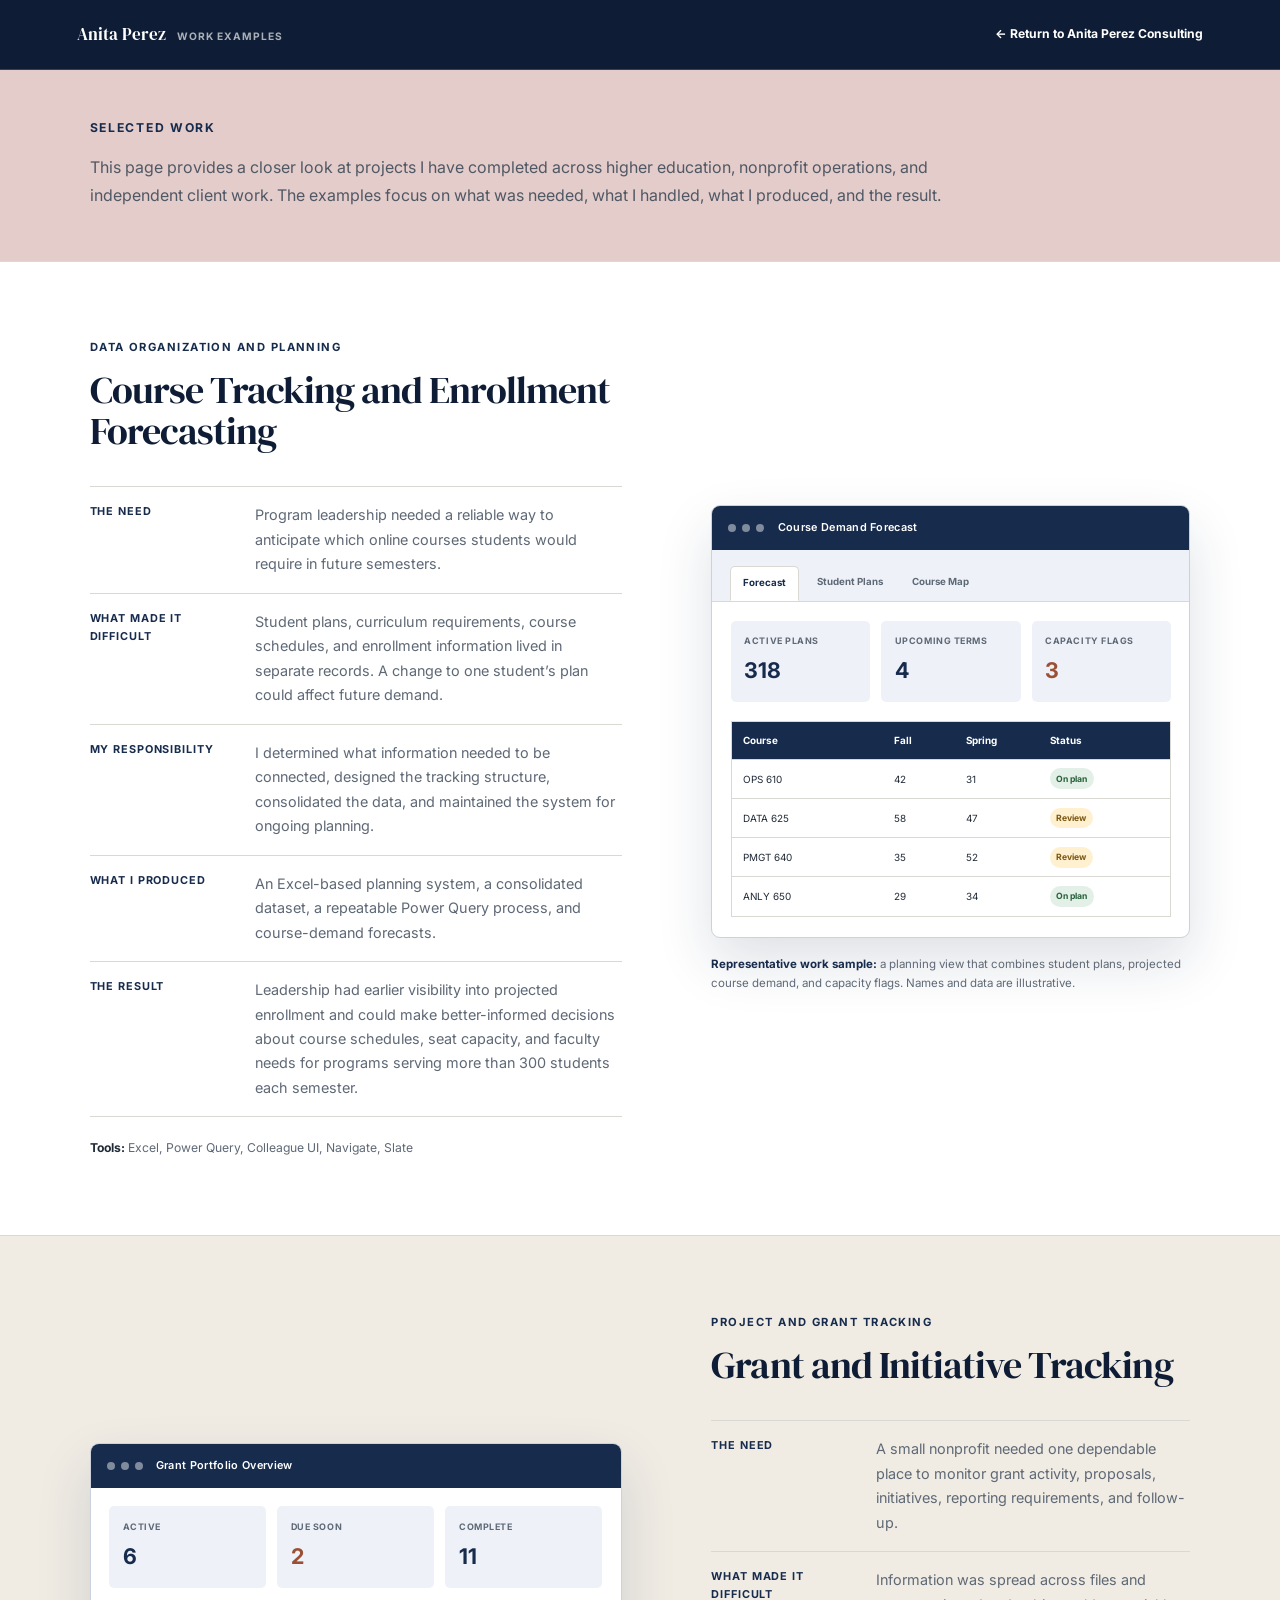
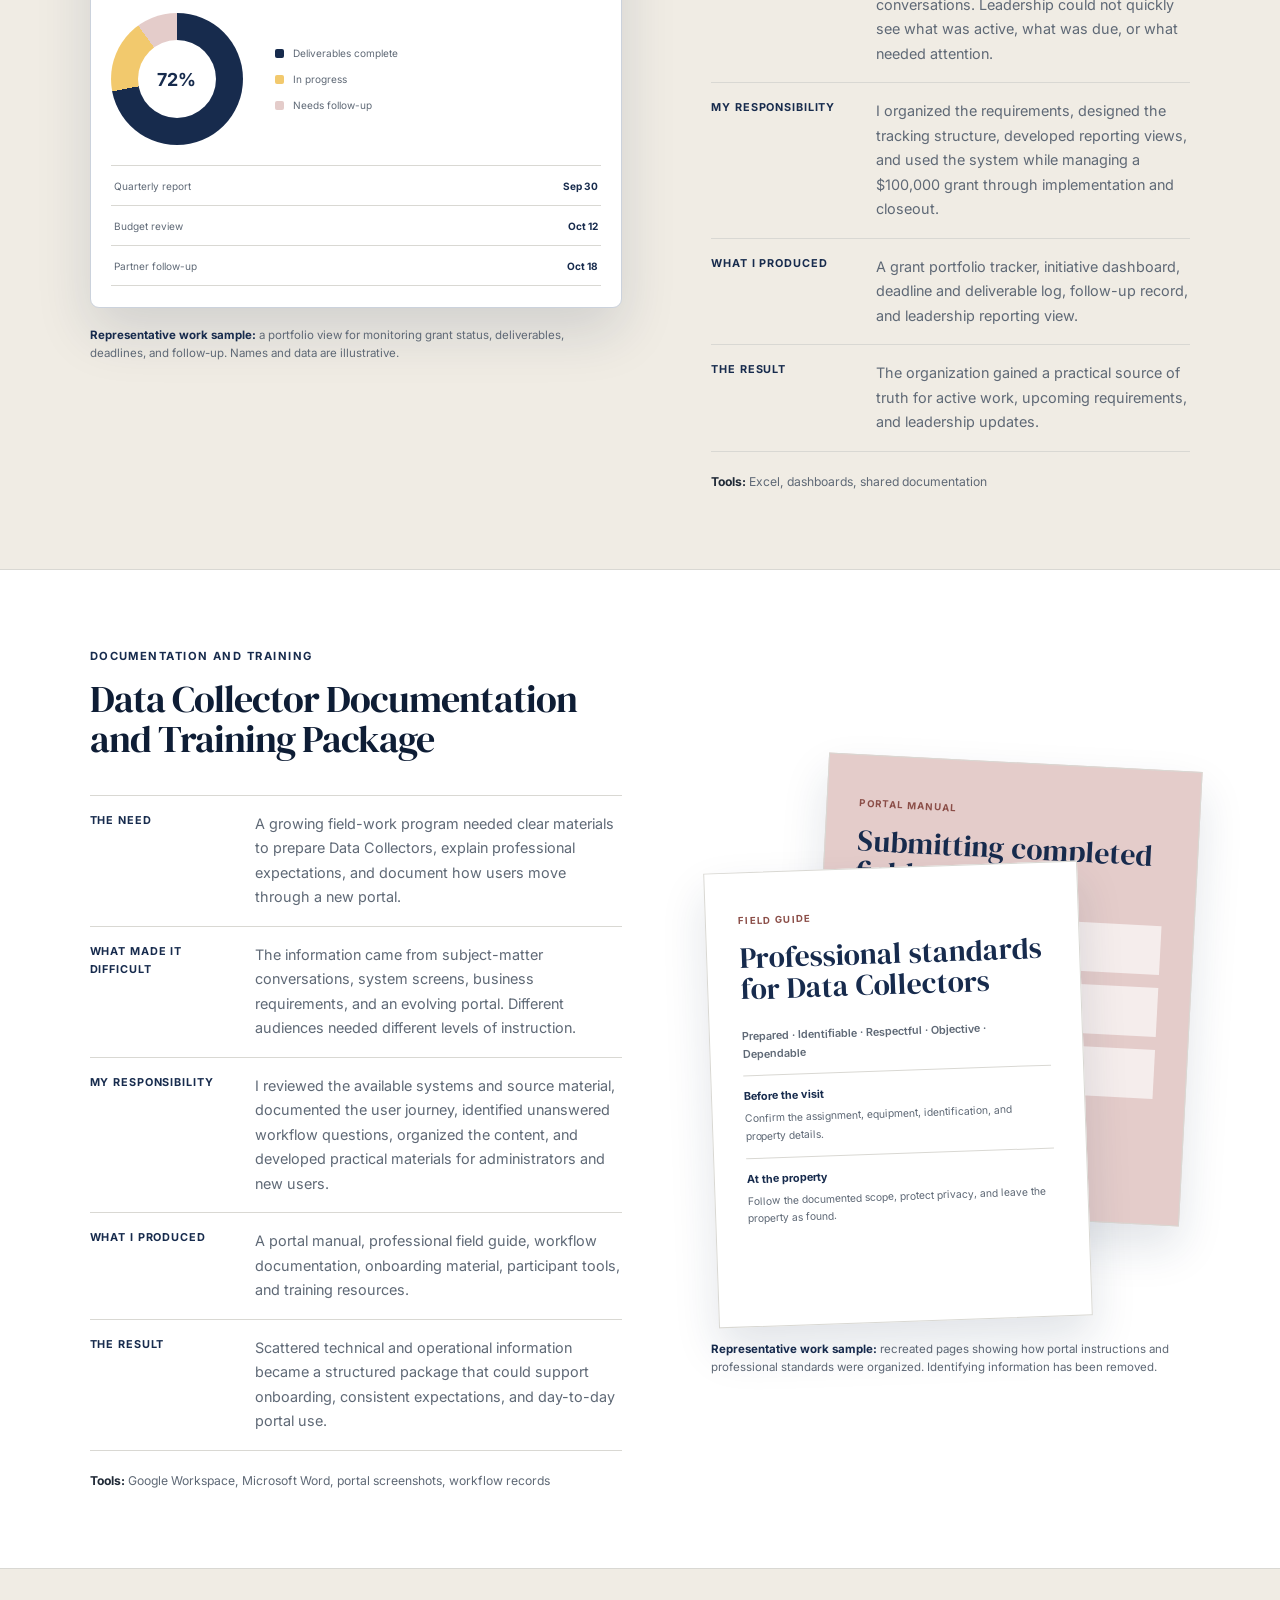
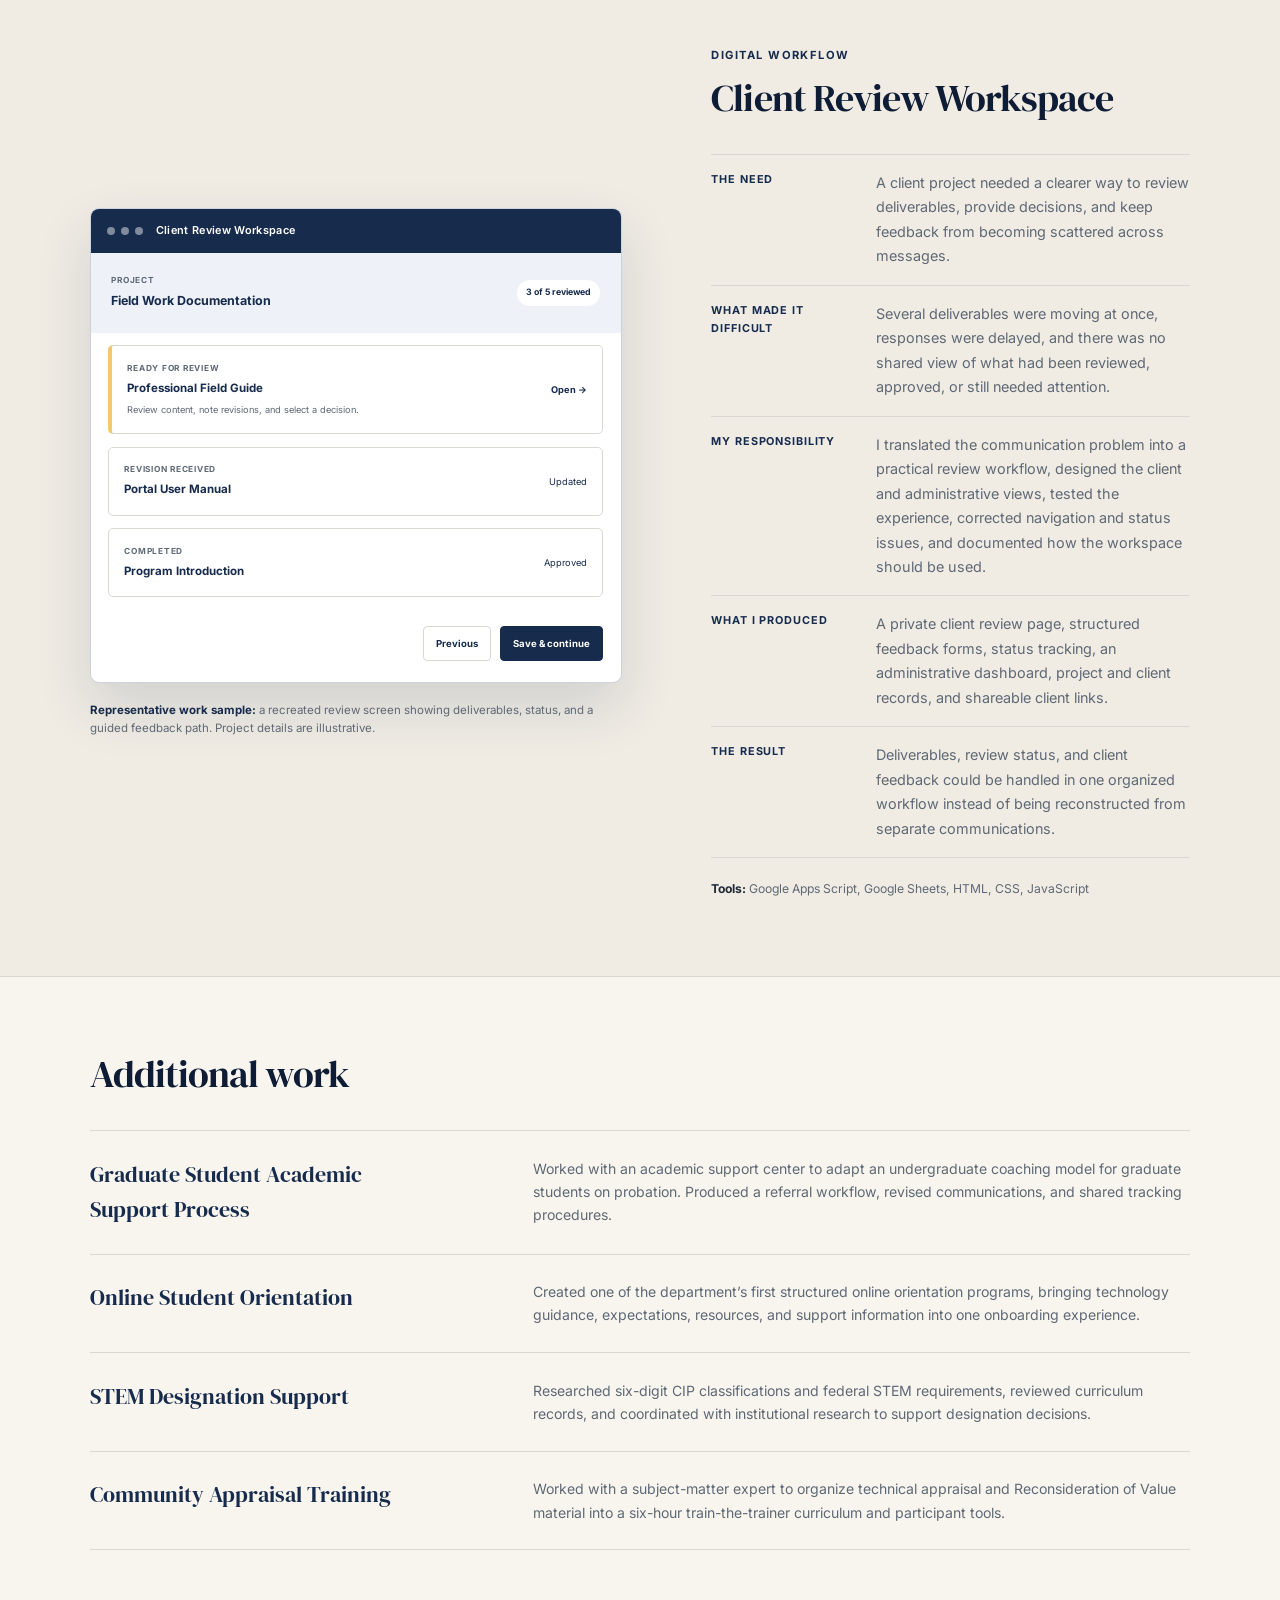
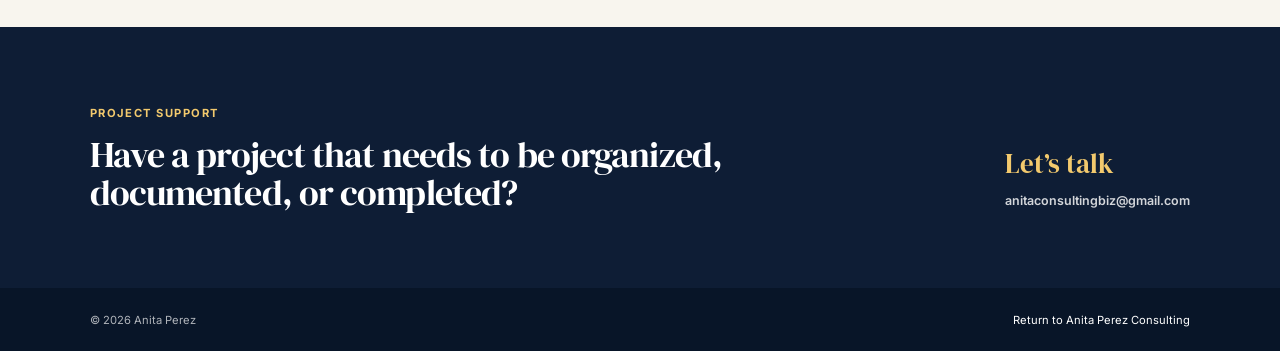
<file: index.html>
<!doctype html>
<html lang="en">
<head>
  <meta charset="UTF-8">
  <meta name="viewport" content="width=device-width, initial-scale=1">
  <meta name="description" content="Selected work by Anita Perez: operational systems, data tools, documentation, training, and digital workspaces.">
  <title>Anita Perez | Work Examples</title>
  <link rel="preconnect" href="https://fonts.googleapis.com">
  <link rel="preconnect" href="https://fonts.gstatic.com" crossorigin>
  <link href="https://fonts.googleapis.com/css2?family=DM+Serif+Display&family=Inter:wght@400;500;600;700&display=swap" rel="stylesheet">
  <link rel="icon" type="image/svg+xml" href="favicon.svg">
  <link rel="stylesheet" href="styles.css">
</head>
<body>
  <a class="skip-link" href="#main">Skip to work examples</a>
  <header class="topbar">
    <p><strong>Anita Perez</strong><span>Work examples</span></p>
    <a href="https://anitaconsultingbiz-eng.github.io/">← Return to Anita Perez Consulting</a>
  </header>

  <main id="main">
    <section class="intro">
      <h1 class="kicker">Selected work</h1>
      <p>This page provides a closer look at projects I have completed across higher education, nonprofit operations, and independent client work. The examples focus on what was needed, what I handled, what I produced, and the result.</p>
    </section>

    <section class="case-study" aria-labelledby="forecast-title">
      <div class="case-copy">
        <p class="case-number">Data organization and planning</p>
        <h2 id="forecast-title">Course Tracking and Enrollment Forecasting</h2>
        <dl class="case-details">
          <div><dt>The need</dt><dd>Program leadership needed a reliable way to anticipate which online courses students would require in future semesters.</dd></div>
          <div><dt>What made it difficult</dt><dd>Student plans, curriculum requirements, course schedules, and enrollment information lived in separate records. A change to one student’s plan could affect future demand.</dd></div>
          <div><dt>My responsibility</dt><dd>I determined what information needed to be connected, designed the tracking structure, consolidated the data, and maintained the system for ongoing planning.</dd></div>
          <div><dt>What I produced</dt><dd>An Excel-based planning system, a consolidated dataset, a repeatable Power Query process, and course-demand forecasts.</dd></div>
          <div><dt>The result</dt><dd>Leadership had earlier visibility into projected enrollment and could make better-informed decisions about course schedules, seat capacity, and faculty needs for programs serving more than 300 students each semester.</dd></div>
        </dl>
        <p class="tools"><strong>Tools:</strong> Excel, Power Query, Colleague UI, Navigate, Slate</p>
      </div>
      <figure class="work-sample forecast-sample">
        <div class="sample-window">
          <div class="window-bar"><span></span><span></span><span></span><b>Course Demand Forecast</b></div>
          <div class="sheet-tabs"><span class="active">Forecast</span><span>Student Plans</span><span>Course Map</span></div>
          <div class="metric-row">
            <div><small>Active plans</small><strong>318</strong></div><div><small>Upcoming terms</small><strong>4</strong></div><div><small>Capacity flags</small><strong class="alert">3</strong></div>
          </div>
          <div class="forecast-table" role="img" aria-label="Representative course forecast table with projected demand and capacity">
            <div class="table-head"><span>Course</span><span>Fall</span><span>Spring</span><span>Status</span></div>
            <div><span>OPS 610</span><span>42</span><span>31</span><span class="status good">On plan</span></div>
            <div><span>DATA 625</span><span>58</span><span>47</span><span class="status watch">Review</span></div>
            <div><span>PMGT 640</span><span>35</span><span>52</span><span class="status watch">Review</span></div>
            <div><span>ANLY 650</span><span>29</span><span>34</span><span class="status good">On plan</span></div>
          </div>
        </div>
        <figcaption><strong>Representative work sample:</strong> a planning view that combines student plans, projected course demand, and capacity flags. Names and data are illustrative.</figcaption>
      </figure>
    </section>

    <section class="case-study reverse" aria-labelledby="grant-title">
      <div class="case-copy">
        <p class="case-number">Project and grant tracking</p>
        <h2 id="grant-title">Grant and Initiative Tracking</h2>
        <dl class="case-details">
          <div><dt>The need</dt><dd>A small nonprofit needed one dependable place to monitor grant activity, proposals, initiatives, reporting requirements, and follow-up.</dd></div>
          <div><dt>What made it difficult</dt><dd>Information was spread across files and conversations. Leadership could not quickly see what was active, what was due, or what needed attention.</dd></div>
          <div><dt>My responsibility</dt><dd>I organized the requirements, designed the tracking structure, developed reporting views, and used the system while managing a $100,000 grant through implementation and closeout.</dd></div>
          <div><dt>What I produced</dt><dd>A grant portfolio tracker, initiative dashboard, deadline and deliverable log, follow-up record, and leadership reporting view.</dd></div>
          <div><dt>The result</dt><dd>The organization gained a practical source of truth for active work, upcoming requirements, and leadership updates.</dd></div>
        </dl>
        <p class="tools"><strong>Tools:</strong> Excel, dashboards, shared documentation</p>
      </div>
      <figure class="work-sample grant-sample">
        <div class="sample-window">
          <div class="window-bar"><span></span><span></span><span></span><b>Grant Portfolio Overview</b></div>
          <div class="metric-row grant-metrics"><div><small>Active</small><strong>6</strong></div><div><small>Due soon</small><strong class="alert">2</strong></div><div><small>Complete</small><strong>11</strong></div></div>
          <div class="grant-grid">
            <div class="donut"><span>72%</span></div>
            <div class="legend"><p><i class="navy"></i>Deliverables complete</p><p><i class="gold"></i>In progress</p><p><i class="blush"></i>Needs follow-up</p></div>
          </div>
          <div class="deadline-list"><p><span>Quarterly report</span><b>Sep 30</b></p><p><span>Budget review</span><b>Oct 12</b></p><p><span>Partner follow-up</span><b>Oct 18</b></p></div>
        </div>
        <figcaption><strong>Representative work sample:</strong> a portfolio view for monitoring grant status, deliverables, deadlines, and follow-up. Names and data are illustrative.</figcaption>
      </figure>
    </section>

    <section class="case-study" aria-labelledby="documentation-title">
      <div class="case-copy">
        <p class="case-number">Documentation and training</p>
        <h2 id="documentation-title">Data Collector Documentation and Training Package</h2>
        <dl class="case-details">
          <div><dt>The need</dt><dd>A growing field-work program needed clear materials to prepare Data Collectors, explain professional expectations, and document how users move through a new portal.</dd></div>
          <div><dt>What made it difficult</dt><dd>The information came from subject-matter conversations, system screens, business requirements, and an evolving portal. Different audiences needed different levels of instruction.</dd></div>
          <div><dt>My responsibility</dt><dd>I reviewed the available systems and source material, documented the user journey, identified unanswered workflow questions, organized the content, and developed practical materials for administrators and new users.</dd></div>
          <div><dt>What I produced</dt><dd>A portal manual, professional field guide, workflow documentation, onboarding material, participant tools, and training resources.</dd></div>
          <div><dt>The result</dt><dd>Scattered technical and operational information became a structured package that could support onboarding, consistent expectations, and day-to-day portal use.</dd></div>
        </dl>
        <p class="tools"><strong>Tools:</strong> Google Workspace, Microsoft Word, portal screenshots, workflow records</p>
      </div>
      <figure class="work-sample manual-sample">
        <div class="manual-stack">
          <div class="manual-page back-page">
            <span class="page-label">PORTAL MANUAL</span><h3>Submitting completed field work</h3>
            <div class="step"><b>1</b><span>Open the assigned record</span></div><div class="step"><b>2</b><span>Review required information</span></div><div class="step"><b>3</b><span>Upload and submit</span></div>
          </div>
          <div class="manual-page front-page">
            <span class="page-label">FIELD GUIDE</span><h3>Professional standards for Data Collectors</h3>
            <p>Prepared · Identifiable · Respectful · Objective · Dependable</p>
            <div class="guide-block"><strong>Before the visit</strong><span>Confirm the assignment, equipment, identification, and property details.</span></div>
            <div class="guide-block"><strong>At the property</strong><span>Follow the documented scope, protect privacy, and leave the property as found.</span></div>
          </div>
        </div>
        <figcaption><strong>Representative work sample:</strong> recreated pages showing how portal instructions and professional standards were organized. Identifying information has been removed.</figcaption>
      </figure>
    </section>

    <section class="case-study reverse" aria-labelledby="workspace-title">
      <div class="case-copy">
        <p class="case-number">Digital workflow</p>
        <h2 id="workspace-title">Client Review Workspace</h2>
        <dl class="case-details">
          <div><dt>The need</dt><dd>A client project needed a clearer way to review deliverables, provide decisions, and keep feedback from becoming scattered across messages.</dd></div>
          <div><dt>What made it difficult</dt><dd>Several deliverables were moving at once, responses were delayed, and there was no shared view of what had been reviewed, approved, or still needed attention.</dd></div>
          <div><dt>My responsibility</dt><dd>I translated the communication problem into a practical review workflow, designed the client and administrative views, tested the experience, corrected navigation and status issues, and documented how the workspace should be used.</dd></div>
          <div><dt>What I produced</dt><dd>A private client review page, structured feedback forms, status tracking, an administrative dashboard, project and client records, and shareable client links.</dd></div>
          <div><dt>The result</dt><dd>Deliverables, review status, and client feedback could be handled in one organized workflow instead of being reconstructed from separate communications.</dd></div>
        </dl>
        <p class="tools"><strong>Tools:</strong> Google Apps Script, Google Sheets, HTML, CSS, JavaScript</p>
      </div>
      <figure class="work-sample workspace-sample">
        <div class="sample-window">
          <div class="window-bar"><span></span><span></span><span></span><b>Client Review Workspace</b></div>
          <div class="workspace-head"><div><small>PROJECT</small><strong>Field Work Documentation</strong></div><span>3 of 5 reviewed</span></div>
          <div class="deliverable active"><div><small>READY FOR REVIEW</small><strong>Professional Field Guide</strong><p>Review content, note revisions, and select a decision.</p></div><b>Open →</b></div>
          <div class="deliverable"><div><small>REVISION RECEIVED</small><strong>Portal User Manual</strong></div><span>Updated</span></div>
          <div class="deliverable"><div><small>COMPLETED</small><strong>Program Introduction</strong></div><span>Approved</span></div>
          <div class="workspace-actions"><button type="button">Previous</button><button type="button" class="primary">Save &amp; continue</button></div>
        </div>
        <figcaption><strong>Representative work sample:</strong> a recreated review screen showing deliverables, status, and a guided feedback path. Project details are illustrative.</figcaption>
      </figure>
    </section>

    <section class="additional-work" aria-labelledby="additional-title">
      <header><h2 id="additional-title">Additional work</h2></header>
      <div class="additional-list">
        <article><h3>Graduate Student Academic Support Process</h3><p>Worked with an academic support center to adapt an undergraduate coaching model for graduate students on probation. Produced a referral workflow, revised communications, and shared tracking procedures.</p></article>
        <article><h3>Online Student Orientation</h3><p>Created one of the department’s first structured online orientation programs, bringing technology guidance, expectations, resources, and support information into one onboarding experience.</p></article>
        <article><h3>STEM Designation Support</h3><p>Researched six-digit CIP classifications and federal STEM requirements, reviewed curriculum records, and coordinated with institutional research to support designation decisions.</p></article>
        <article><h3>Community Appraisal Training</h3><p>Worked with a subject-matter expert to organize technical appraisal and Reconsideration of Value material into a six-hour train-the-trainer curriculum and participant tools.</p></article>
      </div>
    </section>

    <section class="next-step">
      <div><p class="kicker">Project support</p><h2>Have a project that needs to be organized, documented, or completed?</h2></div>
      <div class="next-step-contact">
        <p class="talk-text">Let’s talk</p>
        <p class="email-address">anitaconsultingbiz@gmail.com</p>
      </div>
    </section>
  </main>

  <footer><p>© 2026 Anita Perez</p><a href="https://anitaconsultingbiz-eng.github.io/">Return to Anita Perez Consulting</a></footer>
</body>
</html>
</file>
<file: styles.css>
:root {
  --navy: #172b4d;
  --navy-deep: #0e1d35;
  --gold: #f2c96d;
  --blush: #e4ccca;
  --paper: #f8f5ee;
  --white: #ffffff;
  --ink: #202a37;
  --muted: #5f6976;
  --line: #d9d8d3;
  --soft-blue: #eef2f8;
  --serif: "DM Serif Display", Georgia, serif;
  --sans: "Inter", Arial, sans-serif;
}

* { box-sizing: border-box; }
html { scroll-behavior: smooth; }
body { margin: 0; background: var(--paper); color: var(--ink); font-family: var(--sans); line-height: 1.65; }
a { color: inherit; }
button { font: inherit; }
.skip-link { position: fixed; top: -5rem; left: 1rem; z-index: 100; background: var(--white); color: var(--navy); padding: .7rem 1rem; }
.skip-link:focus { top: 1rem; }

.topbar {
  min-height: 70px;
  padding: 1rem clamp(22px, 6vw, 96px);
  display: flex;
  align-items: center;
  justify-content: space-between;
  gap: 2rem;
  border-bottom: 1px solid rgba(255,255,255,.16);
  background: var(--navy-deep);
}
.topbar p { margin: 0; display: flex; align-items: baseline; gap: .7rem; }
.topbar strong { color: var(--white); font-family: var(--serif); font-size: 1.08rem; font-weight: 400; }
.topbar span { color: rgba(255,255,255,.65); font-size: .64rem; font-weight: 700; letter-spacing: .1em; text-transform: uppercase; }
.topbar a { color: var(--white); font-size: .76rem; font-weight: 700; text-decoration: none; }
.topbar a:hover, .topbar a:focus-visible { text-decoration: underline; text-underline-offset: .25rem; }

.intro, .case-study, .additional-work, .next-step, footer { padding-left: clamp(22px, 7vw, 112px); padding-right: clamp(22px, 7vw, 112px); }
.intro {
  max-width: none;
  padding-top: clamp(2.5rem, 4vw, 3.75rem);
  padding-bottom: clamp(2.6rem, 4vw, 4rem);
  background: var(--blush);
}
.kicker, .case-number { margin: 0 0 .85rem; color: var(--navy); font-size: .7rem; font-weight: 700; letter-spacing: .13em; text-transform: uppercase; }
.intro .kicker { margin: 0; font-family: var(--sans); font-size: .76rem; letter-spacing: .14em; line-height: 1.2; }
.intro > p:last-child { max-width: 860px; margin: 1.1rem 0 0; color: #4f5865; font-size: 1rem; line-height: 1.75; }

.case-study {
  min-height: 0;
  padding-top: clamp(4rem, 6vw, 6rem);
  padding-bottom: clamp(4rem, 6vw, 6rem);
  display: grid;
  grid-template-columns: minmax(0, 1fr) minmax(390px, .9fr);
  align-items: center;
  gap: clamp(3rem, 7vw, 8rem);
  border-top: 1px solid var(--line);
  background: var(--white);
}
.case-study.reverse { background: #f0ece4; }
.case-study.reverse .case-copy { order: 2; }
.case-study.reverse .work-sample { order: 1; }
.case-copy h2, .additional-work h2, .next-step h2 {
  margin: 0;
  color: var(--navy-deep);
  font-family: var(--serif);
  font-size: clamp(1.9rem, 3vw, 3.15rem);
  font-weight: 400;
  letter-spacing: -.025em;
  line-height: 1.05;
}
.case-details { margin: 2.2rem 0 0; }
.case-details div { display: grid; grid-template-columns: 145px 1fr; gap: 1.25rem; padding: 1rem 0; border-top: 1px solid var(--line); }
.case-details div:last-child { border-bottom: 1px solid var(--line); }
.case-details dt { color: var(--navy); font-size: .68rem; font-weight: 700; letter-spacing: .08em; text-transform: uppercase; }
.case-details dd { margin: 0; color: var(--muted); font-size: .9rem; line-height: 1.7; }
.tools { margin: 1.3rem 0 0; color: var(--muted); font-size: .76rem; }
.tools strong { color: var(--ink); }

.work-sample { min-width: 0; margin: 0; }
.sample-window { overflow: hidden; background: var(--white); border: 1px solid #cbd2dc; border-radius: 9px; box-shadow: 0 24px 55px rgba(23, 43, 77, .14); }
.window-bar { min-height: 44px; padding: 0 1rem; display: flex; align-items: center; gap: 6px; background: var(--navy); color: var(--white); }
.window-bar span { width: 8px; height: 8px; border-radius: 50%; background: rgba(255,255,255,.45); }
.window-bar b { margin-left: .45rem; font-size: .68rem; font-weight: 600; letter-spacing: .03em; }
.work-sample figcaption { max-width: 580px; margin: 1.1rem auto 0; color: var(--muted); font-size: .72rem; line-height: 1.6; }
.work-sample figcaption strong { color: var(--navy); }

.sheet-tabs { padding: 1rem 1.1rem 0; display: flex; gap: .35rem; border-bottom: 1px solid var(--line); background: var(--soft-blue); }
.sheet-tabs span { padding: .55rem .75rem; color: var(--muted); font-size: .61rem; font-weight: 700; }
.sheet-tabs .active { background: var(--white); color: var(--navy); border: 1px solid var(--line); border-bottom-color: var(--white); border-radius: 5px 5px 0 0; }
.metric-row { padding: 1.15rem; display: grid; grid-template-columns: repeat(3, 1fr); gap: .7rem; }
.metric-row div { padding: .85rem; background: var(--soft-blue); border-radius: 5px; }
.metric-row small { display: block; color: var(--muted); font-size: .56rem; font-weight: 700; letter-spacing: .06em; text-transform: uppercase; }
.metric-row strong { display: block; margin-top: .25rem; color: var(--navy); font-size: 1.35rem; }
.metric-row .alert { color: #9b4f35; }
.forecast-table { margin: 0 1.15rem 1.25rem; border: 1px solid var(--line); }
.forecast-table > div { min-height: 38px; padding: .55rem .7rem; display: grid; grid-template-columns: 1.25fr .6fr .7fr .9fr; align-items: center; border-bottom: 1px solid var(--line); font-size: .62rem; }
.forecast-table > div:last-child { border-bottom: 0; }
.forecast-table .table-head { background: var(--navy); color: var(--white); font-weight: 700; }
.status { width: max-content; padding: .2rem .38rem; border-radius: 999px; font-size: .54rem; font-weight: 700; }
.status.good { background: #e3f0e7; color: #28613a; }
.status.watch { background: #fff0d0; color: #7b5712; }

.grant-sample .sample-window { max-width: 540px; margin: auto; }
.grant-metrics { padding-bottom: .6rem; }
.grant-grid { padding: 1rem 1.25rem 1.25rem; display: grid; grid-template-columns: 145px 1fr; align-items: center; gap: 1.2rem; }
.donut { width: 132px; height: 132px; display: grid; place-items: center; border-radius: 50%; background: conic-gradient(var(--navy) 0 72%, var(--gold) 72% 90%, var(--blush) 90%); position: relative; }
.donut::after { content: ""; width: 78px; height: 78px; border-radius: 50%; background: var(--white); position: absolute; }
.donut span { z-index: 1; color: var(--navy); font-size: 1.12rem; font-weight: 700; }
.legend p { margin: .6rem 0; display: flex; align-items: center; gap: .55rem; color: var(--muted); font-size: .63rem; }
.legend i { width: 9px; height: 9px; border-radius: 2px; }
.legend .navy { background: var(--navy); }.legend .gold { background: var(--gold); }.legend .blush { background: var(--blush); }
.deadline-list { margin: 0 1.25rem 1.3rem; border-top: 1px solid var(--line); }
.deadline-list p { margin: 0; padding: .7rem .2rem; display: flex; justify-content: space-between; border-bottom: 1px solid var(--line); color: var(--muted); font-size: .63rem; }
.deadline-list b { color: var(--navy); }

.manual-stack { min-height: 560px; max-width: 560px; margin: auto; position: relative; }
.manual-page { width: 78%; min-height: 455px; padding: 2rem; position: absolute; background: var(--white); border: 1px solid var(--line); box-shadow: 0 22px 45px rgba(23,43,77,.13); }
.manual-page h3 { margin: .65rem 0 1.5rem; color: var(--navy); font-family: var(--serif); font-size: 1.85rem; font-weight: 400; line-height: 1.05; }
.page-label { color: #8b4e48; font-size: .6rem; font-weight: 700; letter-spacing: .14em; }
.back-page { top: 0; right: 0; transform: rotate(3deg); background: var(--blush); }
.front-page { bottom: 0; left: 0; transform: rotate(-2deg); }
.front-page > p { color: var(--muted); font-size: .68rem; font-weight: 600; }
.step { margin: .8rem 0; padding: .75rem; display: flex; align-items: center; gap: .7rem; background: rgba(255,255,255,.65); }
.step b { width: 25px; height: 25px; display: grid; place-items: center; border-radius: 50%; background: var(--navy); color: var(--white); font-size: .65rem; }
.step span { color: var(--navy); font-size: .7rem; font-weight: 600; }
.guide-block { padding: .8rem 0; border-top: 1px solid var(--line); }
.guide-block strong { display: block; color: var(--navy); font-size: .68rem; }
.guide-block span { display: block; margin-top: .25rem; color: var(--muted); font-size: .65rem; }

.workspace-sample .sample-window { max-width: 570px; margin: auto; }
.workspace-head { padding: 1.3rem; display: flex; justify-content: space-between; align-items: center; background: var(--soft-blue); }
.workspace-head small, .deliverable small { display: block; color: var(--muted); font-size: .52rem; font-weight: 700; letter-spacing: .09em; }
.workspace-head strong { display: block; margin-top: .25rem; color: var(--navy); font-size: .78rem; }
.workspace-head > span { padding: .35rem .55rem; border-radius: 999px; background: var(--white); color: var(--navy); font-size: .55rem; font-weight: 700; }
.deliverable { margin: .8rem 1.1rem; padding: .95rem; display: flex; justify-content: space-between; align-items: center; gap: 1rem; border: 1px solid var(--line); border-radius: 5px; }
.deliverable.active { border-left: 4px solid var(--gold); }
.deliverable strong { display: block; margin-top: .23rem; color: var(--navy); font-size: .72rem; }
.deliverable p { margin: .28rem 0 0; color: var(--muted); font-size: .58rem; }
.deliverable > b, .deliverable > span { color: var(--navy); font-size: .58rem; white-space: nowrap; }
.workspace-actions { padding: 1rem 1.1rem 1.3rem; display: flex; justify-content: flex-end; gap: .6rem; }
.workspace-actions button { padding: .55rem .75rem; border: 1px solid var(--line); border-radius: 4px; background: var(--white); color: var(--navy); font-size: .6rem; font-weight: 700; }
.workspace-actions .primary { background: var(--navy); color: var(--white); border-color: var(--navy); }

.additional-work { padding-top: clamp(4rem, 6vw, 5.5rem); padding-bottom: clamp(4rem, 6vw, 5.5rem); background: var(--paper); border-top: 1px solid var(--line); }
.additional-work header { max-width: 700px; }
.additional-list { margin-top: 2.25rem; border-top: 1px solid var(--line); }
.additional-list article { padding: 1.6rem 0; display: grid; grid-template-columns: minmax(220px, .7fr) minmax(0, 1.3fr); gap: clamp(2rem, 7vw, 8rem); border-bottom: 1px solid var(--line); }
.additional-list h3 { margin: 0; color: var(--navy); font-family: var(--serif); font-size: 1.35rem; font-weight: 400; }
.additional-list p { max-width: 750px; margin: 0; color: var(--muted); font-size: .88rem; }

.next-step { padding-top: clamp(3.5rem, 6vw, 5rem); padding-bottom: clamp(3.5rem, 6vw, 5rem); display: flex; justify-content: space-between; align-items: end; gap: 4rem; background: var(--navy-deep); color: var(--white); }
.next-step .kicker { color: var(--gold); }
.next-step h2 { max-width: 760px; color: var(--white); font-size: clamp(1.85rem, 2.8vw, 2.85rem); }
.next-step-contact { flex: 0 0 auto; display: flex; flex-direction: column; align-items: flex-start; gap: .85rem; }
.talk-text { margin: 0; color: var(--gold); font-family: var(--serif); font-size: 1.7rem; line-height: 1; }
.email-address { margin: 0; color: rgba(255,255,255,.82); font-size: .78rem; font-weight: 600; overflow-wrap: anywhere; }
footer { padding-top: 1.4rem; padding-bottom: 1.4rem; display: flex; justify-content: space-between; gap: 2rem; background: #081528; color: rgba(255,255,255,.68); font-size: .7rem; }
footer p { margin: 0; }
footer a { color: var(--white); text-decoration: none; }

@media (max-width: 1050px) {
  .case-study { grid-template-columns: 1fr; min-height: 0; }
  .case-study.reverse .case-copy, .case-study.reverse .work-sample { order: initial; }
  .work-sample { width: min(100%, 680px); margin: auto; }
}
@media (max-width: 680px) {
  .topbar { align-items: flex-start; flex-direction: column; gap: .45rem; }
  .topbar p { width: 100%; justify-content: space-between; }
  .case-study { padding-top: 4rem; padding-bottom: 4rem; }
  .case-details div { grid-template-columns: 1fr; gap: .35rem; }
  .manual-stack { min-height: 470px; }
  .manual-page { min-height: 390px; padding: 1.45rem; }
  .manual-page h3 { font-size: 1.45rem; }
  .grant-grid { grid-template-columns: 115px 1fr; }
  .donut { width: 105px; height: 105px; }
  .donut::after { width: 62px; height: 62px; }
  .forecast-table > div { grid-template-columns: 1.1fr .5fr .65fr .85fr; font-size: .55rem; }
  .additional-list article { grid-template-columns: 1fr; gap: .55rem; }
  .next-step { align-items: flex-start; flex-direction: column; gap: 2rem; }
  footer { flex-direction: column; gap: .35rem; }
}
@media (prefers-reduced-motion: reduce) { html { scroll-behavior: auto; } }
</file>
